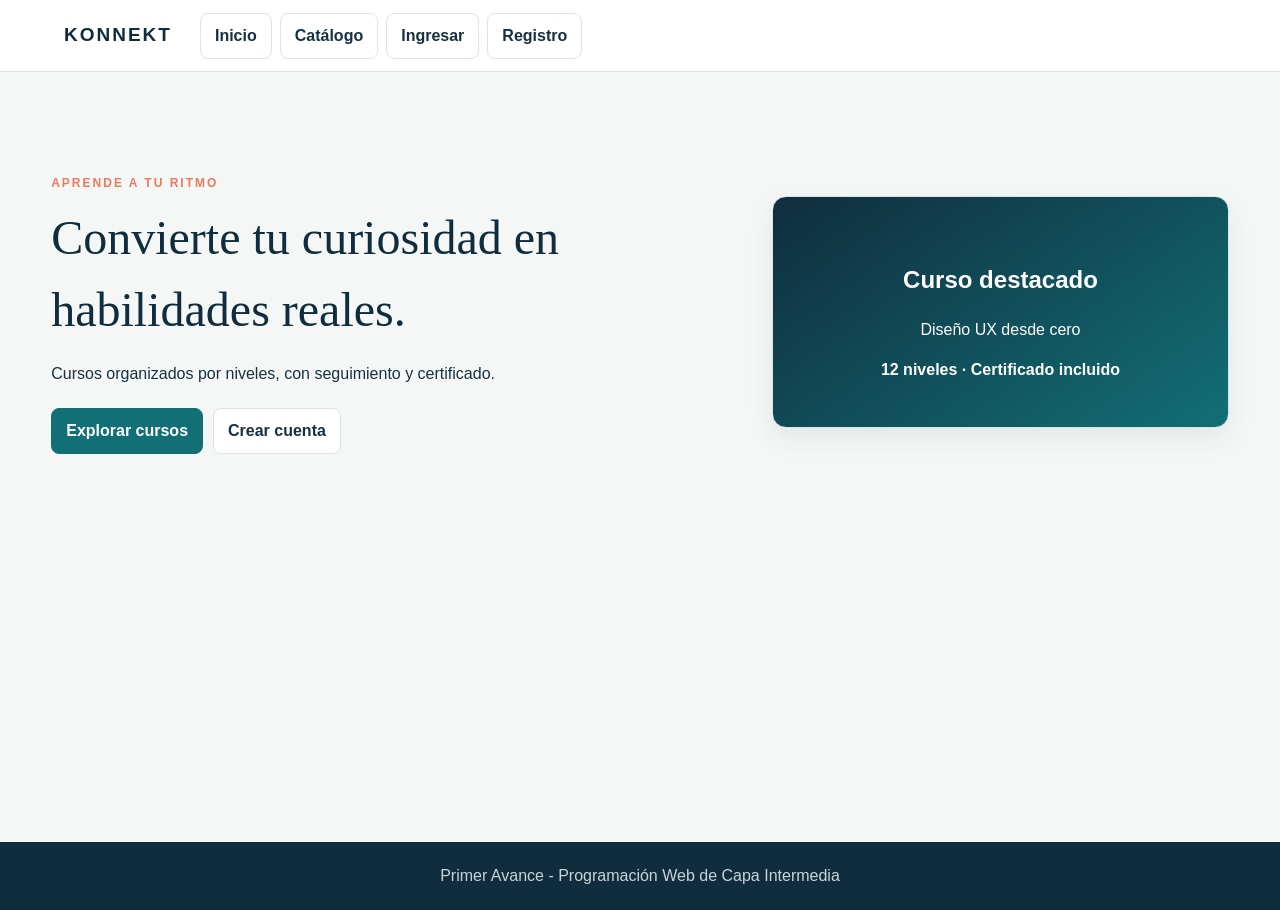
<file: PWCI_PrimerAvance 1/proyecto-html/index.html>
<!DOCTYPE html>
<html lang="es">
<head>
  <meta charset="UTF-8">
  <meta name="viewport" content="width=device-width, initial-scale=1.0">
  <title>Inicio | KONNEKT</title>
  <link rel="stylesheet" href="css/estilos.css">
</head>
<body>
  <header class="encabezado">
    <a class="marca" href="index.html">KONNEKT
</a>
    <nav aria-label="Navegación principal">
        <a href="index.html">Inicio</a>
        <a href="paginas/publicas/catalogo.html">Catálogo</a>
        <a href="paginas/auth/login.html">Ingresar</a>
        <a href="paginas/auth/registro.html">Registro</a>
    </nav>
  </header>

  <main>
    <section class="pagina hero">
      <div>
        <span class="etiqueta">APRENDE A TU RITMO</span>
        <h1>Convierte tu curiosidad en habilidades reales.</h1>
        <p>Cursos organizados por niveles, con seguimiento y certificado.</p>
        <div class="acciones">
          <a class="boton" href="paginas/publicas/catalogo.html">Explorar cursos</a>
          <a class="boton-secundario" href="paginas/auth/registro.html">Crear cuenta</a>
        </div>
      </div>
      <div class="hero-visual">
        <h2>Curso destacado</h2>
        <p>Diseño UX desde cero</p>
        <strong>12 niveles · Certificado incluido</strong>
      </div>
    </section>
  </main>

  <div id="mensaje" class="mensaje" role="status" aria-live="polite">
</div>

  <footer>Primer Avance - Programación Web de Capa Intermedia</footer>
  
</body>
</html>
</file>
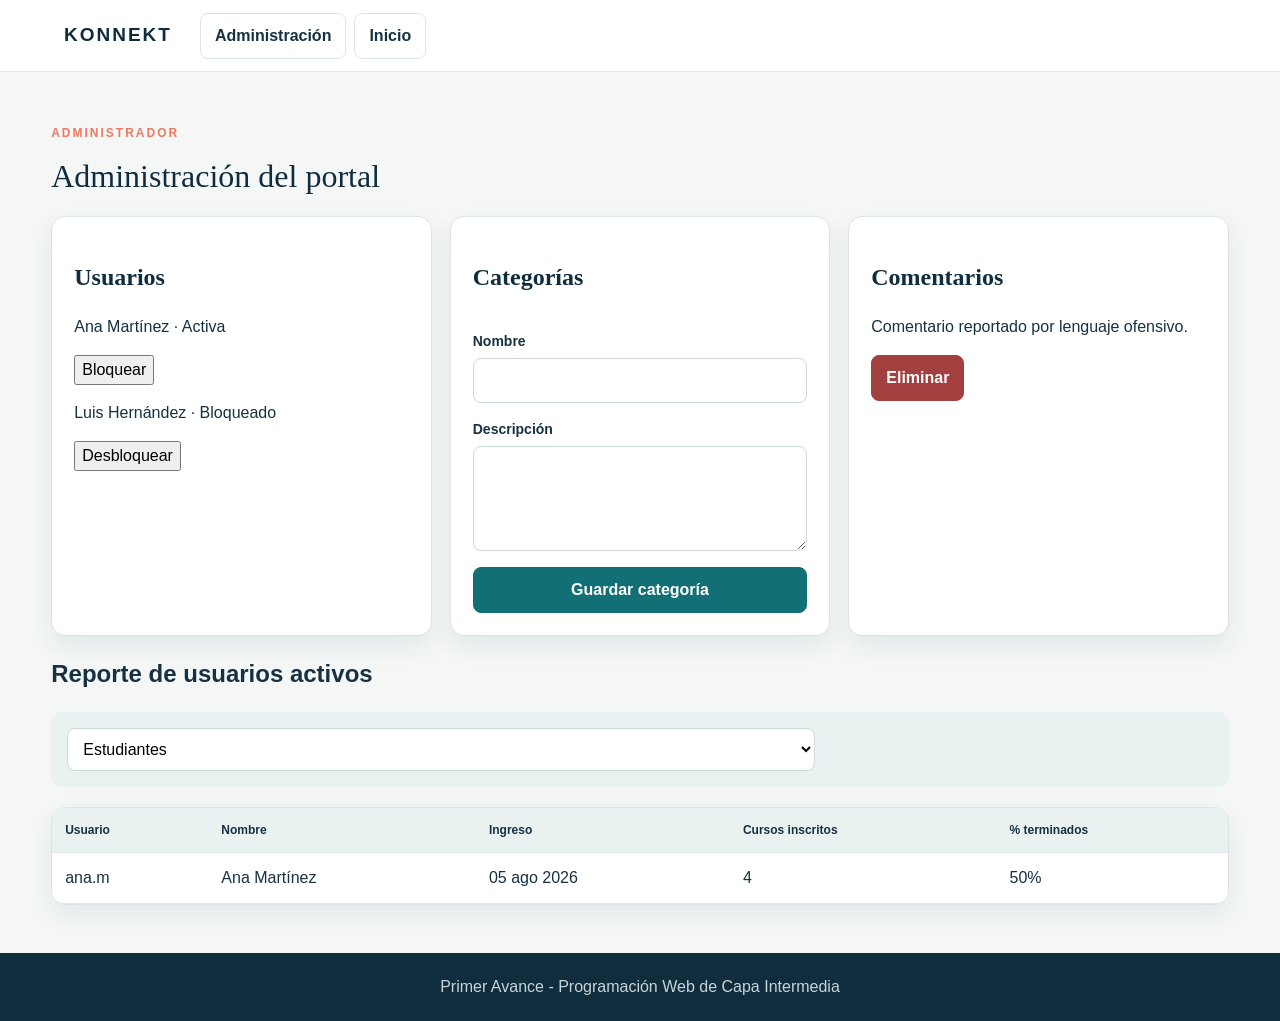
<file: PWCI_PrimerAvance 1/proyecto-html/paginas/administrador/panel.html>
<!DOCTYPE html>
<html lang="es">
<head>
  <meta charset="UTF-8">
  <meta name="viewport" content="width=device-width, initial-scale=1.0">
  <title>Administración | KONNEKT</title>
  <link rel="stylesheet" href="../../css/estilos.css">
</head>
<body>
  <header class="encabezado">
    <a class="marca" href="../../index.html">KONNEKT</a>
    <nav aria-label="Navegación principal">
      <a href="panel.html">Administración</a>
      <a href="../../index.html">Inicio</a>
    </nav>
  </header>
  <main>
    <section class="pagina">
      <div class="titulo"><span class="etiqueta">ADMINISTRADOR</span><h1>Administración del portal</h1></div>
      <div class="rejilla">
        <article class="panel"><h2>Usuarios</h2><p>Ana Martínez · Activa</p><button data-mensaje="Usuario bloqueado.">Bloquear</button><p>Luis Hernández · Bloqueado</p><button data-mensaje="Usuario desbloqueado.">Desbloquear</button></article>
        <form class="panel formulario"><h2>Categorías</h2><label class="campo">Nombre<input required></label><label class="campo">Descripción<textarea required></textarea></label><button class="boton">Guardar categoría</button></form>
        <article class="panel"><h2>Comentarios</h2><p>Comentario reportado por lenguaje ofensivo.</p><button class="boton-peligro" data-mensaje="Comentario eliminado y causa registrada.">Eliminar</button></article>
      </div>
      <h2>Reporte de usuarios activos</h2><div class="filtros"><select><option>Estudiantes</option><option>Instructores</option></select></div>
      <div class="tabla-contenedor"><table><thead><tr><th>Usuario</th><th>Nombre</th><th>Ingreso</th><th>Cursos inscritos</th><th>% terminados</th></tr></thead><tbody><tr><td>ana.m</td><td>Ana Martínez</td><td>05 ago 2026</td><td>4</td><td>50%</td></tr></tbody></table></div>
    </section>
  </main>
  <div id="mensaje" class="mensaje" role="status" aria-live="polite"></div>
  <footer>Primer Avance - Programación Web de Capa Intermedia</footer>
  <script src="../../js/formularios.js"></script>
</body>
</html>
</file>
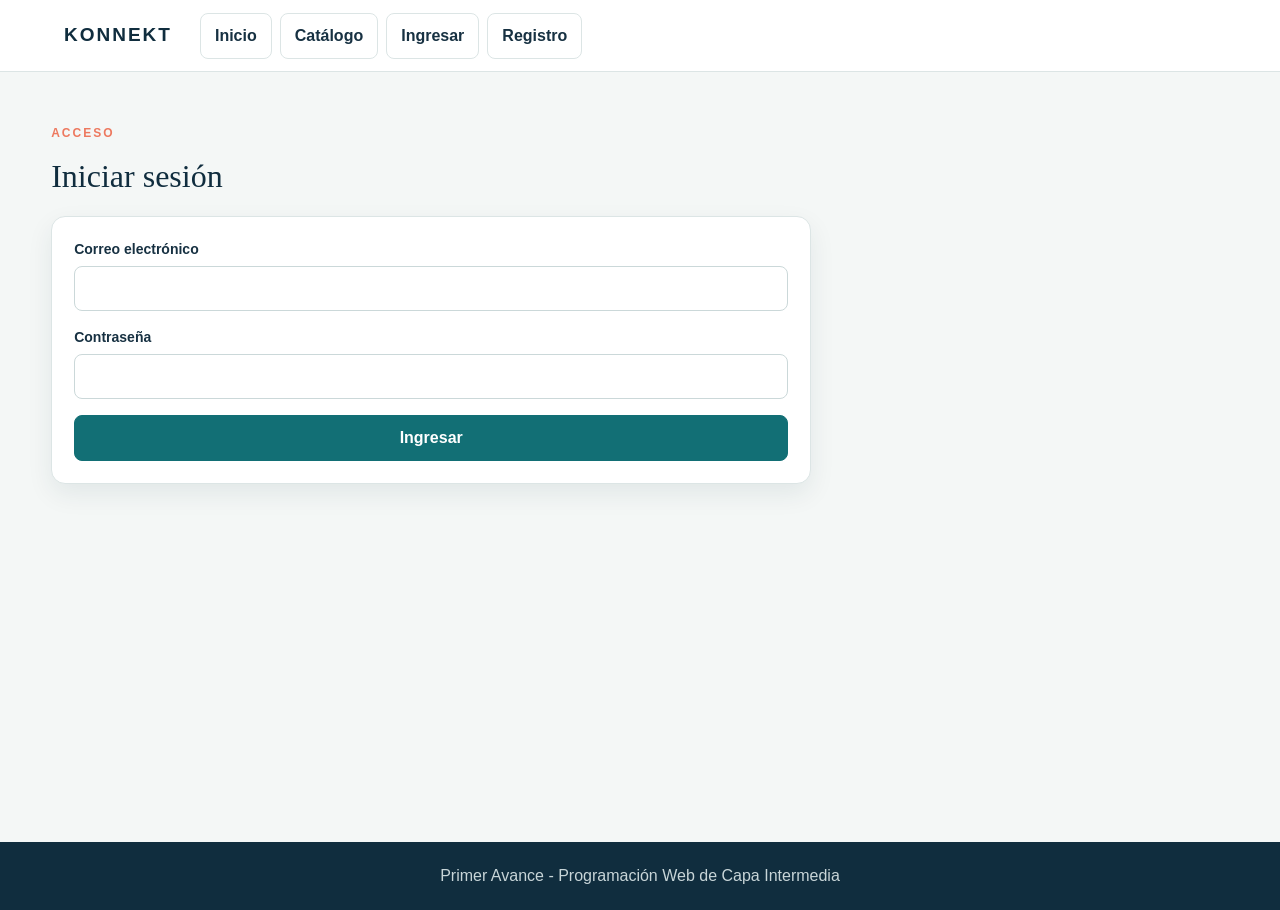
<file: PWCI_PrimerAvance 1/proyecto-html/paginas/auth/login.html>
<!DOCTYPE html>
<html lang="es">
<head>
  <meta charset="UTF-8">
  <meta name="viewport" content="width=device-width, initial-scale=1.0">
  <title>Ingresar | KONNEKT</title>
  <link rel="stylesheet" href="../../css/estilos.css">
</head>
<body>
  <header class="encabezado">
    <a class="marca" href="../../index.html">KONNEKT
</a>
    <nav aria-label="Navegación principal">
        <a href="../../index.html">Inicio</a>
        <a href="../publicas/catalogo.html">Catálogo</a>
        <a href="../auth/login.html">Ingresar</a>
        <a href="../auth/registro.html">Registro</a>
    </nav>
  </header>

  <main>
    <section class="pagina">
      <div class="titulo">
      <span class="etiqueta">ACCESO</span>
      <h1>Iniciar sesión</h1>
      
    </div>
      <form class="panel formulario" data-destino="../estudiante/kardex.html">
        <label class="campo">Correo electrónico<input type="email" required>
</label>
        <label class="campo">Contraseña<input type="password" required>
</label>
        <button class="boton">Ingresar</button>
      </form>
    </section>
  </main>

  <div id="mensaje" class="mensaje" role="status" aria-live="polite">
</div>

  <footer>Primer Avance - Programación Web de Capa Intermedia</footer>
  <script src="../../js/formularios.js">
</script>
</body>
</html>
</file>
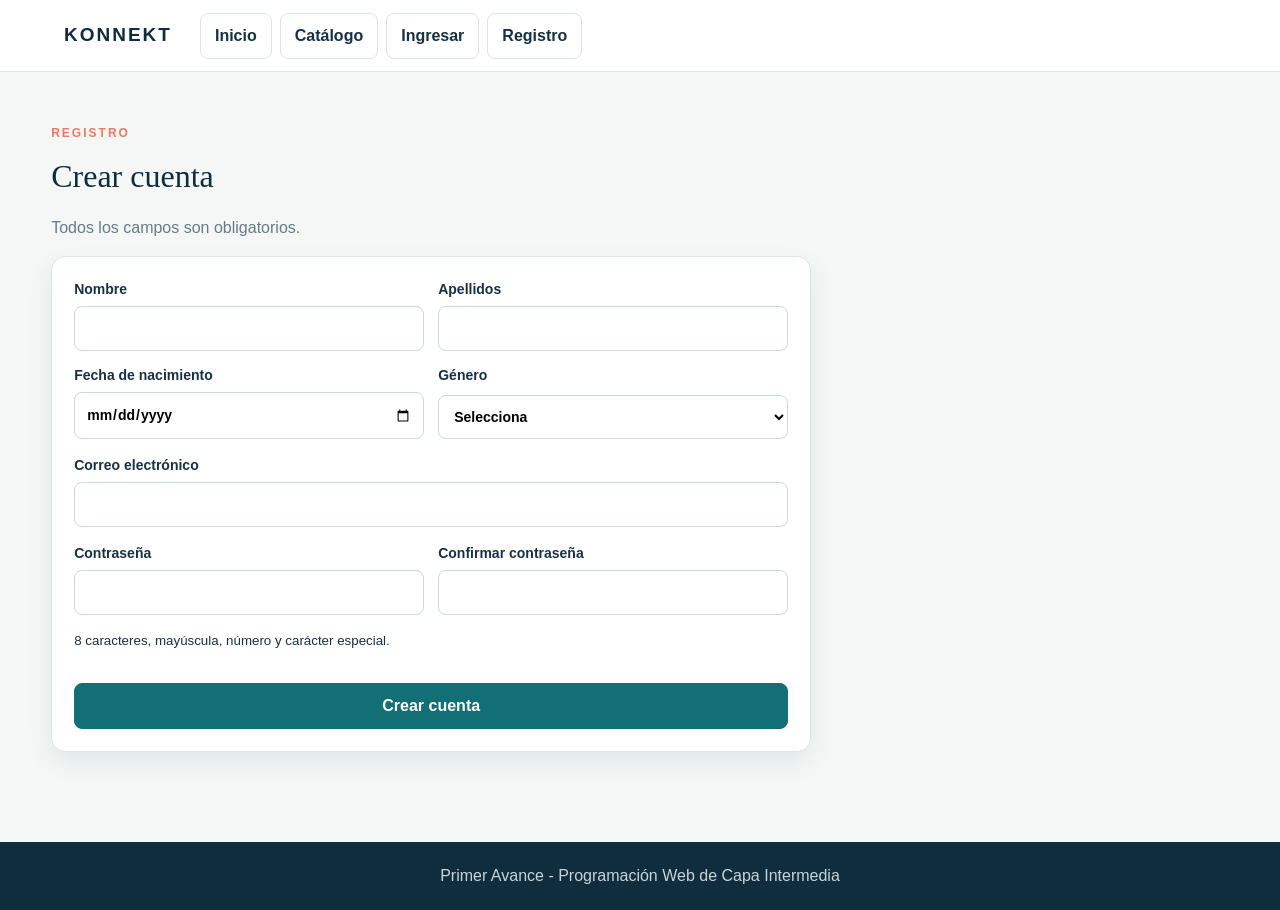
<file: PWCI_PrimerAvance 1/proyecto-html/paginas/auth/registro.html>
<!DOCTYPE html>
<html lang="es">
<head>
  <meta charset="UTF-8">
  <meta name="viewport" content="width=device-width, initial-scale=1.0">
  <title>Registro | KONNEKT</title>
  <link rel="stylesheet" href="../../css/estilos.css">
</head>
<body>
  <header class="encabezado">
    <a class="marca" href="../../index.html">KONNEKT
</a>
    <nav aria-label="Navegación principal">
        <a href="../../index.html">Inicio</a>
        <a href="../publicas/catalogo.html">Catálogo</a>
        <a href="../auth/login.html">Ingresar</a>
        <a href="../auth/registro.html">Registro</a>
    </nav>
  </header>

  <main>
    <section class="pagina">
      <div class="titulo">
      <span class="etiqueta">REGISTRO</span>
      <h1>Crear cuenta</h1>
      <p class="muted">Todos los campos son obligatorios.</p>
    </div>
      <form id="registro" class="panel formulario" novalidate>
        <div class="dos-columnas">
          <label class="campo">Nombre<input name="nombre" required>
</label>
          <label class="campo">Apellidos<input name="apellidos" required>
</label>
          <label class="campo">Fecha de nacimiento<input name="nacimiento" type="date" required>
</label>
          <label class="campo">Género<select name="genero" required>
<option value="">Selecciona</option>
<option>Femenino</option>
<option>Masculino</option>
<option>Otro</option>
</select>
</label>
        </div>
        <label class="campo">Correo electrónico<input name="correo" type="email" required>
</label>
        <div class="dos-columnas">
          <label class="campo">Contraseña<input name="password" type="password" required>
</label>
          <label class="campo">Confirmar contraseña<input name="confirmar" type="password" required>
</label>
        </div>
        <small>8 caracteres, mayúscula, número y carácter especial.</small>
        <div id="errores">
</div>
        <button class="boton">Crear cuenta</button>
      </form>
    </section>
  </main>

  <div id="mensaje" class="mensaje" role="status" aria-live="polite">
</div>

  <footer>Primer Avance - Programación Web de Capa Intermedia</footer>
  <script src="../../js/validaciones.js">
</script>
</body>
</html>
</file>
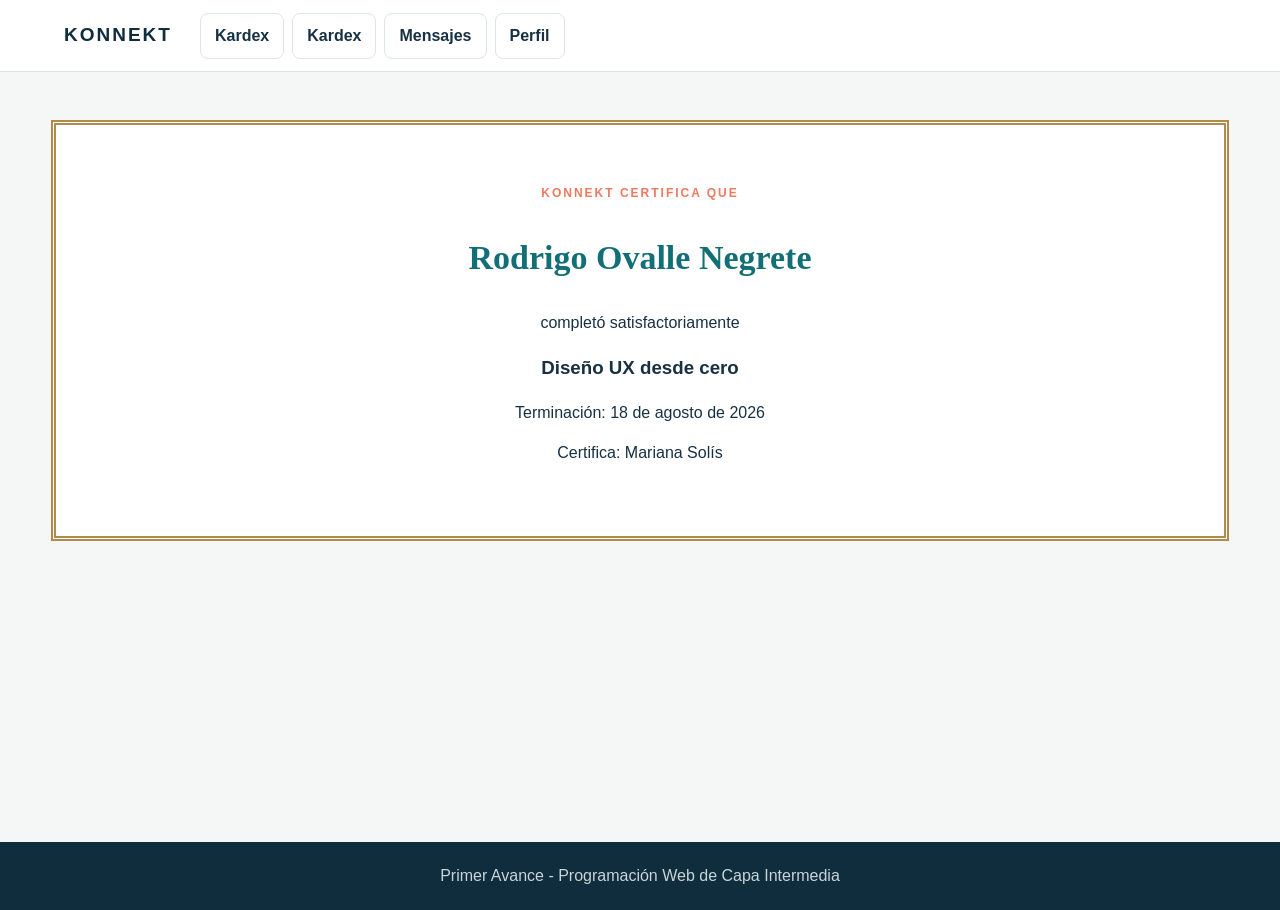
<file: PWCI_PrimerAvance 1/proyecto-html/paginas/estudiante/certificado.html>
<!DOCTYPE html>
<html lang="es">
<head>
  <meta charset="UTF-8">
  <meta name="viewport" content="width=device-width, initial-scale=1.0">
  <title>Certificado | KONNEKT</title>
  <link rel="stylesheet" href="../../css/estilos.css">
</head>
<body>
  <header class="encabezado">
    <a class="marca" href="../../index.html">KONNEKT
</a>
    <nav aria-label="Navegación principal">
        <a href="kardex.html">Kardex</a>
        <a href="kardex.html">Kardex</a>
        <a href="mensajes.html">Mensajes</a>
        <a href="perfil.html">Perfil</a>
    </nav>
  </header>

  <main>
<section class="pagina">
<article class="certificado">
<span class="etiqueta">KONNEKT CERTIFICA QUE</span>
<h2>Rodrigo Ovalle Negrete</h2>
<p>completó satisfactoriamente</p>
<h3>Diseño UX desde cero</h3>
<p>Terminación: 18 de agosto de 2026</p>
<p>Certifica: Mariana Solís</p>
</article>
</section>
  </main>

  <div id="mensaje" class="mensaje" role="status" aria-live="polite">
</div>

  <footer>Primer Avance - Programación Web de Capa Intermedia</footer>
  
</body>
</html>
</file>
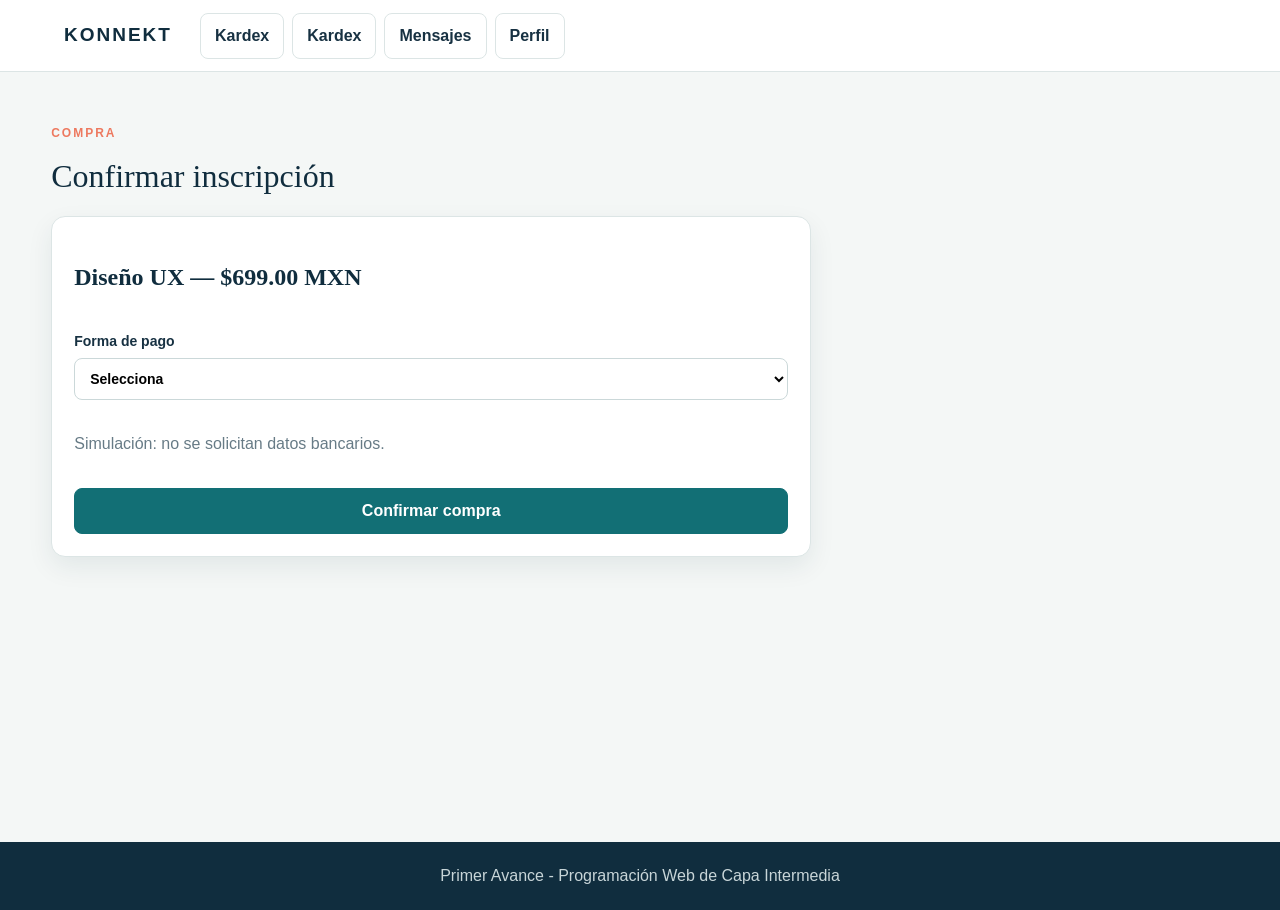
<file: PWCI_PrimerAvance 1/proyecto-html/paginas/estudiante/compra.html>
<!DOCTYPE html>
<html lang="es">
<head>
  <meta charset="UTF-8">
  <meta name="viewport" content="width=device-width, initial-scale=1.0">
  <title>Compra | KONNEKT</title>
  <link rel="stylesheet" href="../../css/estilos.css">
</head>
<body>
  <header class="encabezado">
    <a class="marca" href="../../index.html">KONNEKT
</a>
    <nav aria-label="Navegación principal">
        <a href="kardex.html">Kardex</a>
        <a href="kardex.html">Kardex</a>
        <a href="mensajes.html">Mensajes</a>
        <a href="perfil.html">Perfil</a>
    </nav>
  </header>

  <main>
<section class="pagina">
<div class="titulo">
      <span class="etiqueta">COMPRA</span>
      <h1>Confirmar inscripción</h1>
      
    </div>
<form class="panel formulario" data-destino="kardex.html">
<h2>Diseño UX — $699.00 MXN</h2>
<label class="campo">Forma de pago<select required>
<option value="">Selecciona</option>
<option>Tarjeta</option>
<option>PayPal</option>
</select>
</label>
<p class="muted">Simulación: no se solicitan datos bancarios.</p>
<button class="boton">Confirmar compra</button>
</form>
</section>
  </main>

  <div id="mensaje" class="mensaje" role="status" aria-live="polite">
</div>

  <footer>Primer Avance - Programación Web de Capa Intermedia</footer>
  <script src="../../js/formularios.js">
</script>
</body>
</html>
</file>
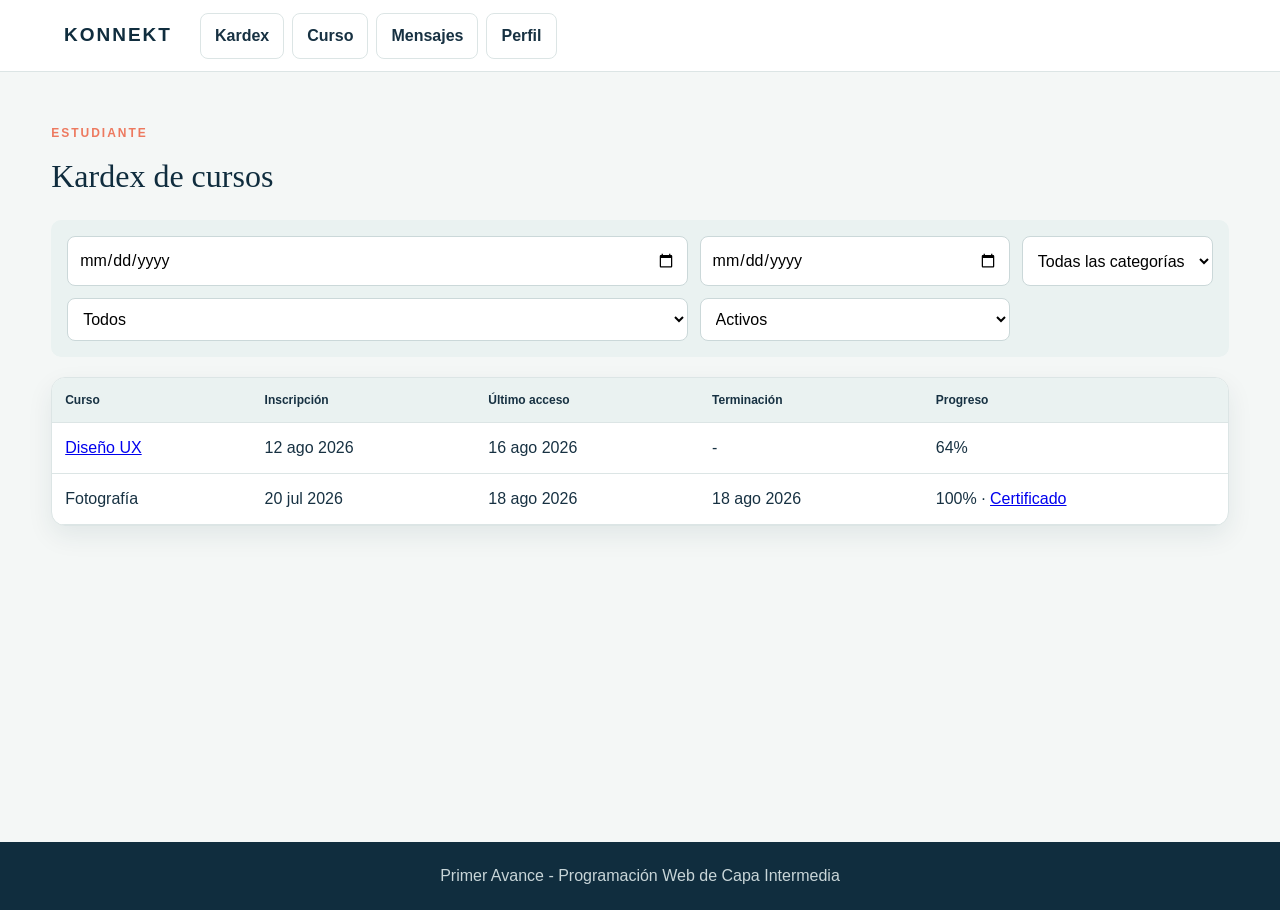
<file: PWCI_PrimerAvance 1/proyecto-html/paginas/estudiante/kardex.html>
<!DOCTYPE html>
<html lang="es">
<head>
  <meta charset="UTF-8">
  <meta name="viewport" content="width=device-width, initial-scale=1.0">
  <title>Kardex del estudiante | KONNEKT</title>
  <link rel="stylesheet" href="../../css/estilos.css">
</head>
<body>
  <header class="encabezado">
    <a class="marca" href="../../index.html">KONNEKT</a>
    <nav aria-label="Navegación principal">
      <a href="kardex.html">Kardex</a>
      <a href="leccion.html">Curso</a>
      <a href="mensajes.html">Mensajes</a>
      <a href="perfil.html">Perfil</a>
    </nav>
  </header>
  <main>
    <section class="pagina">
      <div class="titulo"><span class="etiqueta">ESTUDIANTE</span><h1>Kardex de cursos</h1></div>
      <div class="filtros">
        <input type="date" aria-label="Fecha inicial">
        <input type="date" aria-label="Fecha final">
        <select aria-label="Categoría"><option>Todas las categorías</option><option>Diseño</option></select>
        <select aria-label="Terminados"><option>Todos</option><option>Terminados</option></select>
        <select aria-label="Estado"><option>Activos</option><option>Todos</option></select>
      </div>
      <div class="tabla-contenedor"><table>
        <thead><tr><th>Curso</th><th>Inscripción</th><th>Último acceso</th><th>Terminación</th><th>Progreso</th></tr></thead>
        <tbody>
          <tr><td><a href="leccion.html">Diseño UX</a></td><td>12 ago 2026</td><td>16 ago 2026</td><td>-</td><td>64%</td></tr>
          <tr><td>Fotografía</td><td>20 jul 2026</td><td>18 ago 2026</td><td>18 ago 2026</td><td>100% · <a href="certificado.html">Certificado</a></td></tr>
        </tbody>
      </table></div>
    </section>
  </main>
  <div id="mensaje" class="mensaje" role="status" aria-live="polite"></div>
  <footer>Primer Avance - Programación Web de Capa Intermedia</footer>
  <script src="../../js/formularios.js"></script>
</body>
</html>
</file>
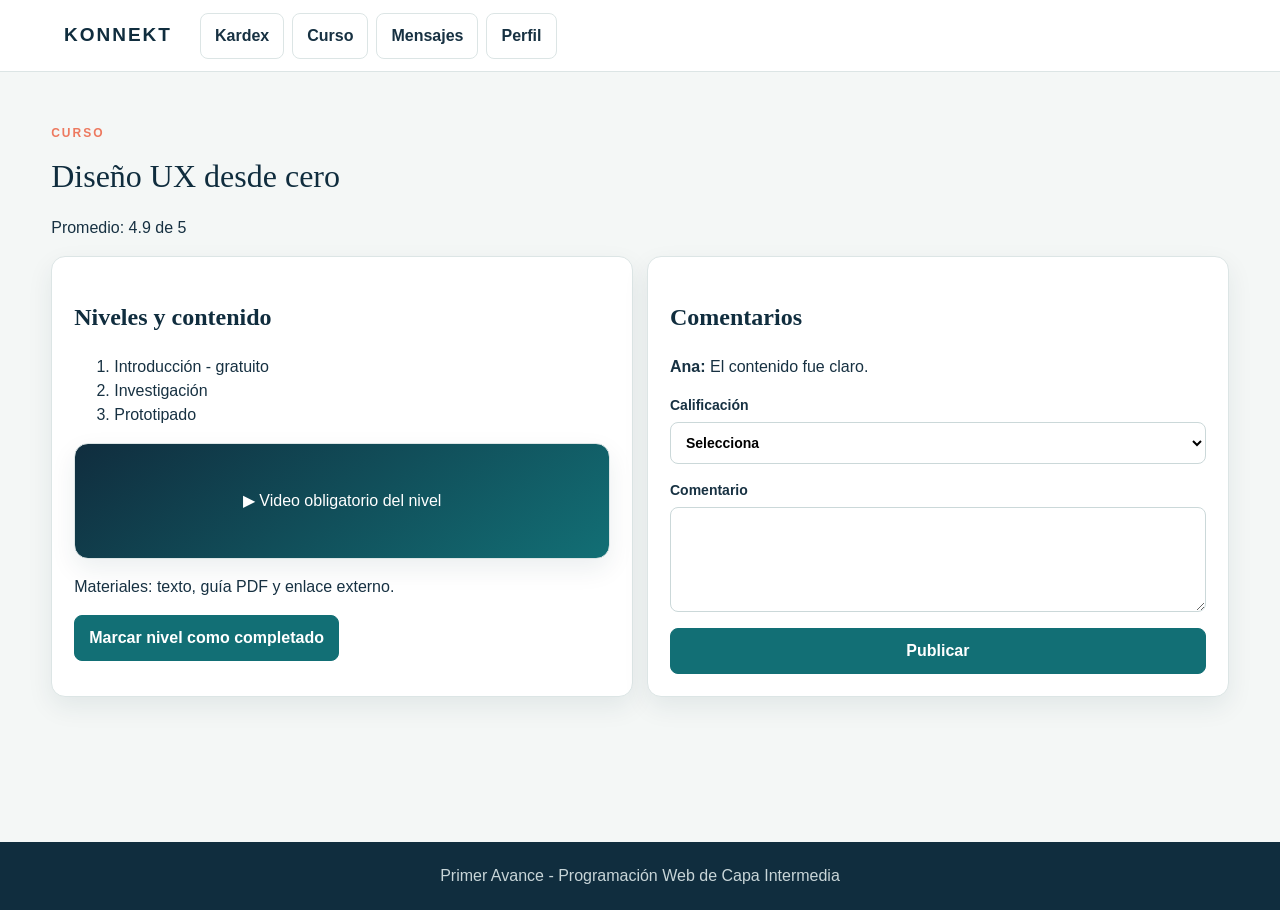
<file: PWCI_PrimerAvance 1/proyecto-html/paginas/estudiante/leccion.html>
<!DOCTYPE html>
<html lang="es">
<head>
  <meta charset="UTF-8">
  <meta name="viewport" content="width=device-width, initial-scale=1.0">
  <title>Curso y avance | KONNEKT</title>
  <link rel="stylesheet" href="../../css/estilos.css">
</head>
<body>
  <header class="encabezado">
    <a class="marca" href="../../index.html">KONNEKT</a>
    <nav aria-label="Navegación principal">
      <a href="kardex.html">Kardex</a>
      <a href="leccion.html">Curso</a>
      <a href="mensajes.html">Mensajes</a>
      <a href="perfil.html">Perfil</a>
    </nav>
  </header>
  <main>
    <section class="pagina">
      <div class="titulo"><span class="etiqueta">CURSO</span><h1>Diseño UX desde cero</h1><p>Promedio: 4.9 de 5</p></div>
      <div class="dos-columnas">
        <article class="panel">
          <h2>Niveles y contenido</h2>
          <ol><li>Introducción - gratuito</li><li>Investigación</li><li>Prototipado</li></ol>
          <div class="hero-visual">▶ Video obligatorio del nivel</div>
          <p>Materiales: texto, guía PDF y enlace externo.</p>
          <button class="boton" data-mensaje="Avance registrado.">Marcar nivel como completado</button>
        </article>
        <aside class="panel">
          <h2>Comentarios</h2><p><strong>Ana:</strong> El contenido fue claro.</p>
          <form class="formulario"><label class="campo">Calificación<select required><option value="">Selecciona</option><option>5</option><option>4</option></select></label><label class="campo">Comentario<textarea required></textarea></label><button class="boton">Publicar</button></form>
        </aside>
      </div>
    </section>
  </main>
  <div id="mensaje" class="mensaje" role="status" aria-live="polite"></div>
  <footer>Primer Avance - Programación Web de Capa Intermedia</footer>
  <script src="../../js/formularios.js"></script>
</body>
</html>
</file>
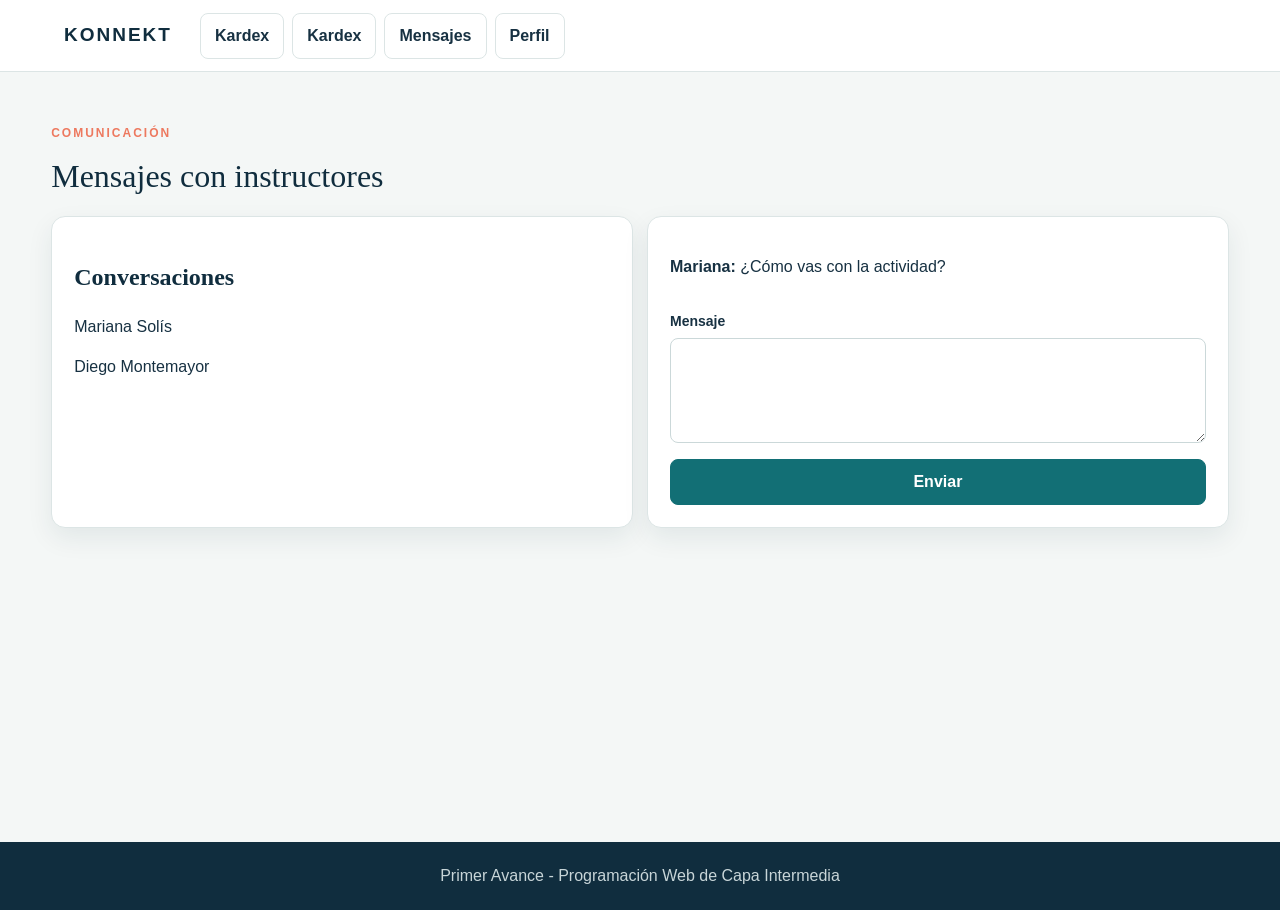
<file: PWCI_PrimerAvance 1/proyecto-html/paginas/estudiante/mensajes.html>
<!DOCTYPE html>
<html lang="es">
<head>
  <meta charset="UTF-8">
  <meta name="viewport" content="width=device-width, initial-scale=1.0">
  <title>Mensajes | KONNEKT</title>
  <link rel="stylesheet" href="../../css/estilos.css">
</head>
<body>
  <header class="encabezado">
    <a class="marca" href="../../index.html">KONNEKT
</a>
    <nav aria-label="Navegación principal">
        <a href="kardex.html">Kardex</a>
        <a href="kardex.html">Kardex</a>
        <a href="mensajes.html">Mensajes</a>
        <a href="perfil.html">Perfil</a>
    </nav>
  </header>

  <main>
<section class="pagina">
<div class="titulo">
      <span class="etiqueta">COMUNICACIÓN</span>
      <h1>Mensajes con instructores</h1>
      
    </div>
<div class="dos-columnas">
<aside class="panel">
<h2>Conversaciones</h2>
<p>Mariana Solís</p>
<p>Diego Montemayor</p>
</aside>
<form class="panel formulario">
<p>
<strong>Mariana:</strong> ¿Cómo vas con la actividad?</p>
<label class="campo">Mensaje<textarea maxlength="500" required>
</textarea>
</label>
<button class="boton">Enviar</button>
</form>
</div>
</section>
  </main>

  <div id="mensaje" class="mensaje" role="status" aria-live="polite">
</div>

  <footer>Primer Avance - Programación Web de Capa Intermedia</footer>
  <script src="../../js/formularios.js">
</script>
</body>
</html>
</file>
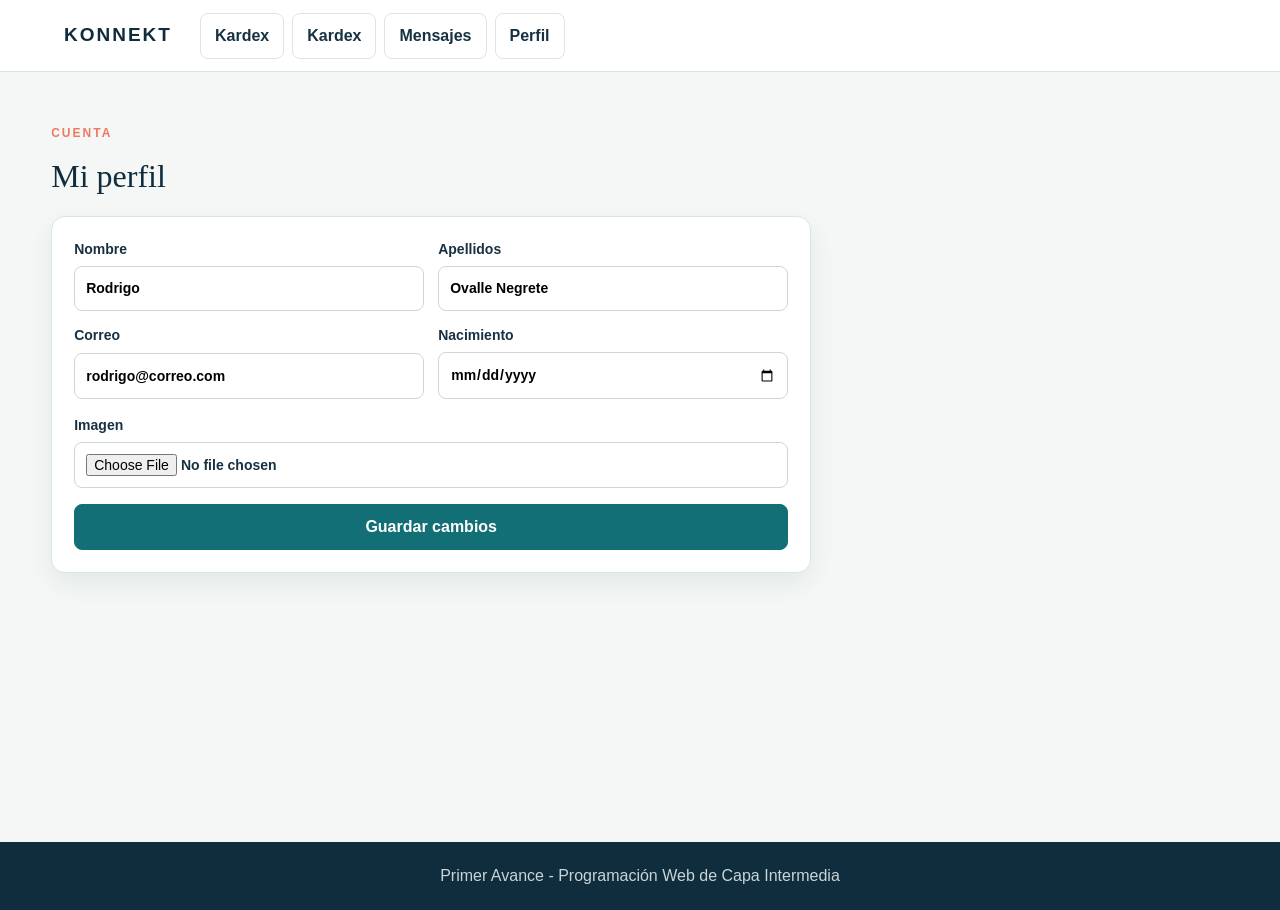
<file: PWCI_PrimerAvance 1/proyecto-html/paginas/estudiante/perfil.html>
<!DOCTYPE html>
<html lang="es">
<head>
  <meta charset="UTF-8">
  <meta name="viewport" content="width=device-width, initial-scale=1.0">
  <title>Perfil | KONNEKT</title>
  <link rel="stylesheet" href="../../css/estilos.css">
</head>
<body>
  <header class="encabezado">
    <a class="marca" href="../../index.html">KONNEKT
</a>
    <nav aria-label="Navegación principal">
        <a href="kardex.html">Kardex</a>
        <a href="kardex.html">Kardex</a>
        <a href="mensajes.html">Mensajes</a>
        <a href="perfil.html">Perfil</a>
    </nav>
  </header>

  <main>
<section class="pagina">
<div class="titulo">
      <span class="etiqueta">CUENTA</span>
      <h1>Mi perfil</h1>
      
    </div>
<form class="panel formulario">
<div class="dos-columnas">
<label class="campo">Nombre<input value="Rodrigo" required>
</label>
<label class="campo">Apellidos<input value="Ovalle Negrete" required>
</label>
<label class="campo">Correo<input type="email" value="rodrigo@correo.com" required>
</label>
<label class="campo">Nacimiento<input type="date" required>
</label>
</div>
<label class="campo">Imagen<input type="file" accept="image/png,image/jpeg">
</label>
<button class="boton">Guardar cambios</button>
</form>
</section>
  </main>

  <div id="mensaje" class="mensaje" role="status" aria-live="polite">
</div>

  <footer>Primer Avance - Programación Web de Capa Intermedia</footer>
  <script src="../../js/formularios.js">
</script>
</body>
</html>
</file>
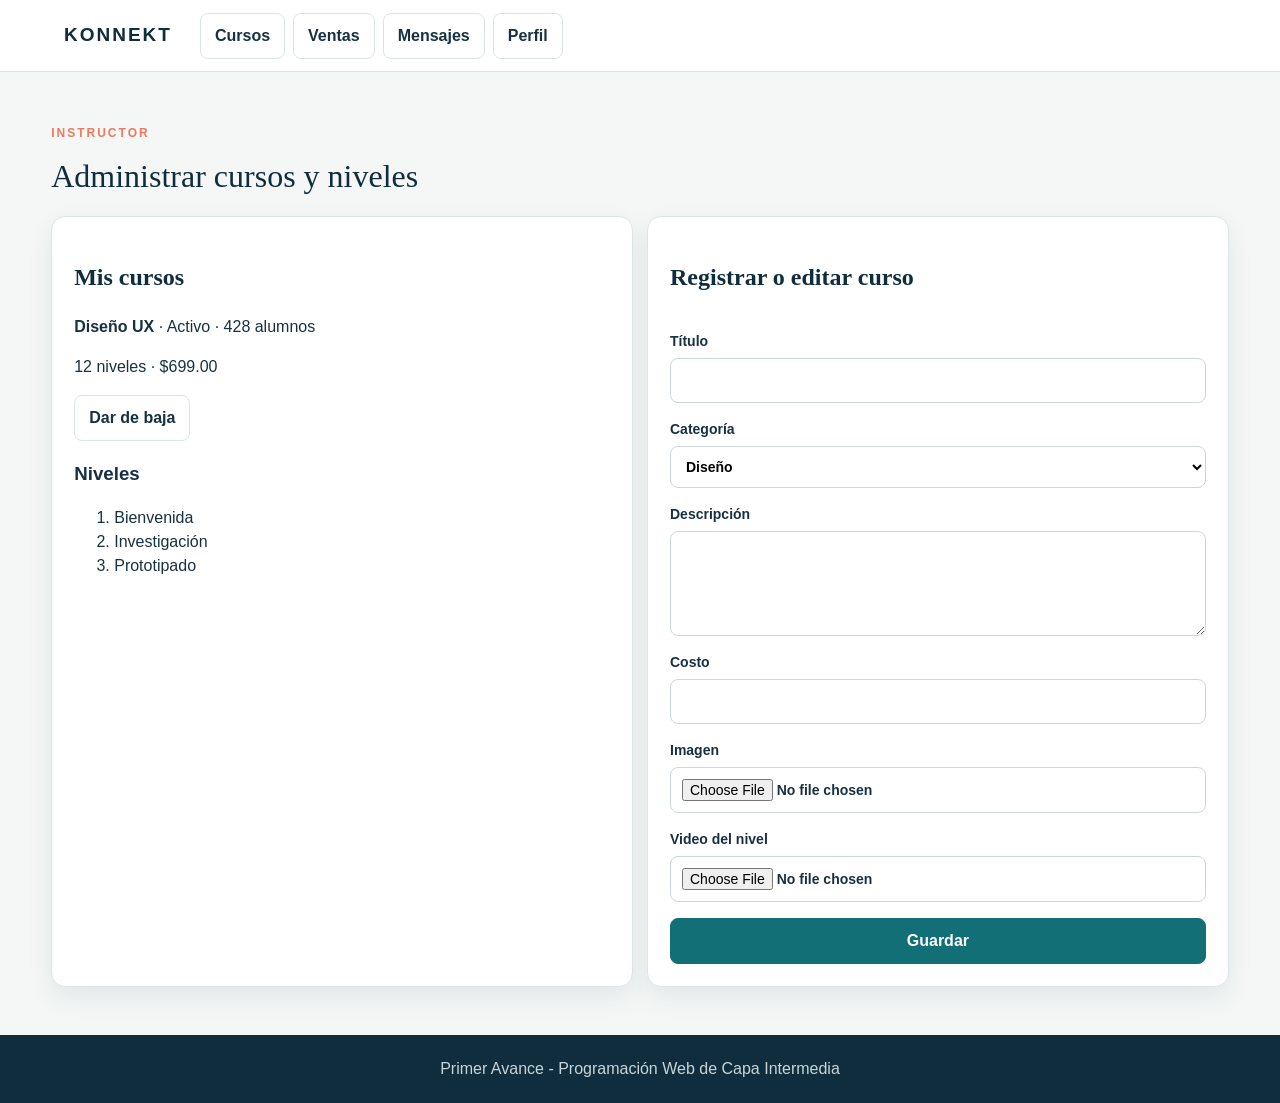
<file: PWCI_PrimerAvance 1/proyecto-html/paginas/instructor/cursos.html>
<!DOCTYPE html>
<html lang="es">
<head>
  <meta charset="UTF-8">
  <meta name="viewport" content="width=device-width, initial-scale=1.0">
  <title>Cursos del instructor | KONNEKT</title>
  <link rel="stylesheet" href="../../css/estilos.css">
</head>
<body>
  <header class="encabezado">
    <a class="marca" href="../../index.html">KONNEKT</a>
    <nav aria-label="Navegación principal">
      <a href="cursos.html">Cursos</a>
      <a href="ventas.html">Ventas</a>
      <a href="../estudiante/mensajes.html">Mensajes</a>
      <a href="../estudiante/perfil.html">Perfil</a>
    </nav>
  </header>
  <main>
    <section class="pagina">
      <div class="titulo"><span class="etiqueta">INSTRUCTOR</span><h1>Administrar cursos y niveles</h1></div>
      <div class="dos-columnas">
        <article class="panel"><h2>Mis cursos</h2><p><strong>Diseño UX</strong> · Activo · 428 alumnos</p><p>12 niveles · $699.00</p><button class="boton-secundario" data-mensaje="Curso dado de baja de forma lógica.">Dar de baja</button><h3>Niveles</h3><ol><li>Bienvenida</li><li>Investigación</li><li>Prototipado</li></ol></article>
        <form class="panel formulario"><h2>Registrar o editar curso</h2><label class="campo">Título<input required></label><label class="campo">Categoría<select required><option>Diseño</option><option>Programación</option></select></label><label class="campo">Descripción<textarea required></textarea></label><label class="campo">Costo<input type="number" min="0" required></label><label class="campo">Imagen<input type="file" accept="image/*" required></label><label class="campo">Video del nivel<input type="file" accept="video/*" required></label><button class="boton">Guardar</button></form>
      </div>
    </section>
  </main>
  <div id="mensaje" class="mensaje" role="status" aria-live="polite"></div>
  <footer>Primer Avance - Programación Web de Capa Intermedia</footer>
  <script src="../../js/formularios.js"></script>
</body>
</html>
</file>
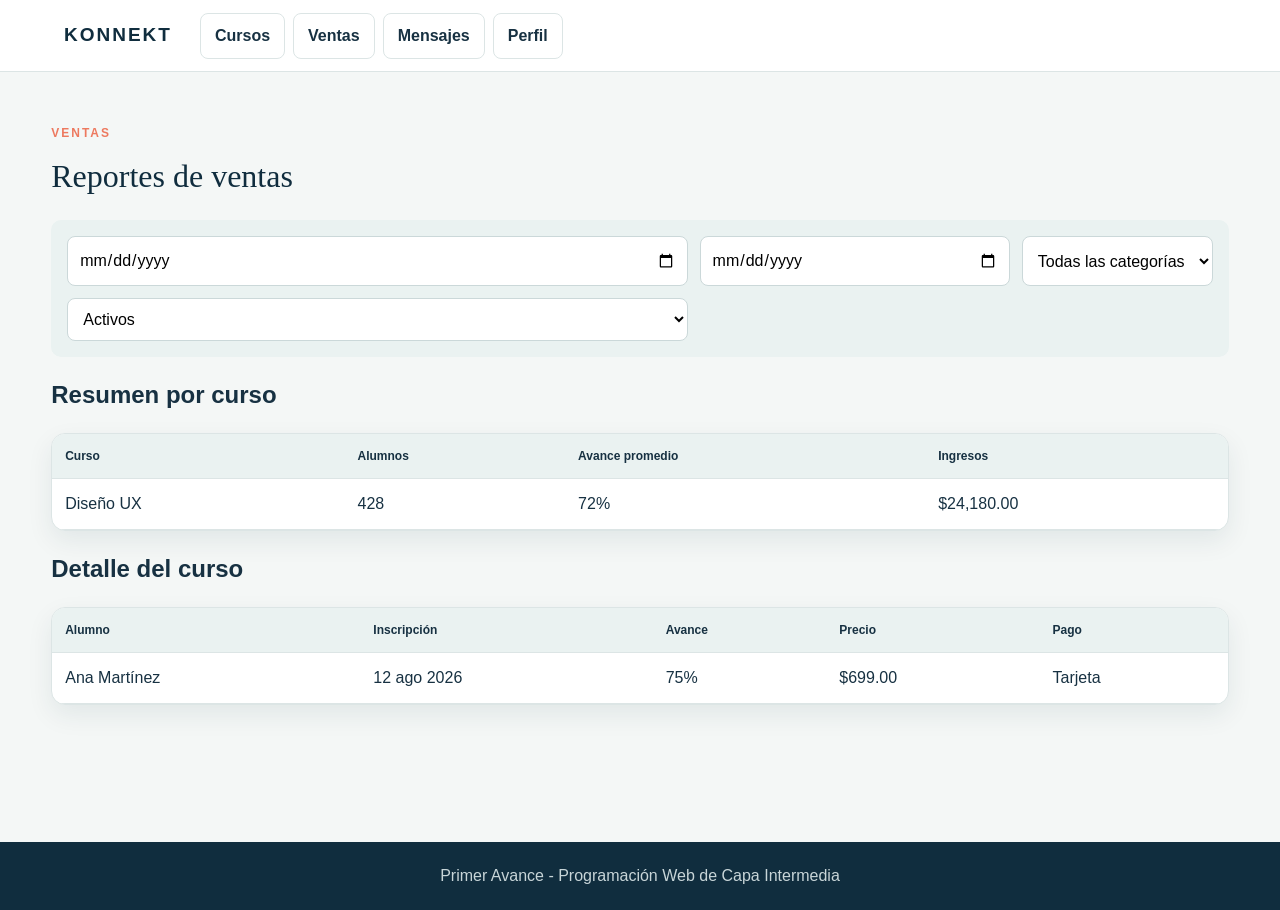
<file: PWCI_PrimerAvance 1/proyecto-html/paginas/instructor/ventas.html>
<!DOCTYPE html>
<html lang="es">
<head>
  <meta charset="UTF-8">
  <meta name="viewport" content="width=device-width, initial-scale=1.0">
  <title>Ventas del instructor | KONNEKT</title>
  <link rel="stylesheet" href="../../css/estilos.css">
</head>
<body>
  <header class="encabezado">
    <a class="marca" href="../../index.html">KONNEKT</a>
    <nav aria-label="Navegación principal">
      <a href="cursos.html">Cursos</a>
      <a href="ventas.html">Ventas</a>
      <a href="../estudiante/mensajes.html">Mensajes</a>
      <a href="../estudiante/perfil.html">Perfil</a>
    </nav>
  </header>
  <main>
    <section class="pagina">
      <div class="titulo"><span class="etiqueta">VENTAS</span><h1>Reportes de ventas</h1></div>
      <div class="filtros"><input type="date"><input type="date"><select><option>Todas las categorías</option></select><select><option>Activos</option><option>Todos</option></select></div>
      <h2>Resumen por curso</h2><div class="tabla-contenedor"><table><thead><tr><th>Curso</th><th>Alumnos</th><th>Avance promedio</th><th>Ingresos</th></tr></thead><tbody><tr><td>Diseño UX</td><td>428</td><td>72%</td><td>$24,180.00</td></tr></tbody></table></div>
      <h2>Detalle del curso</h2><div class="tabla-contenedor"><table><thead><tr><th>Alumno</th><th>Inscripción</th><th>Avance</th><th>Precio</th><th>Pago</th></tr></thead><tbody><tr><td>Ana Martínez</td><td>12 ago 2026</td><td>75%</td><td>$699.00</td><td>Tarjeta</td></tr></tbody></table></div>
    </section>
  </main>
  <div id="mensaje" class="mensaje" role="status" aria-live="polite"></div>
  <footer>Primer Avance - Programación Web de Capa Intermedia</footer>
  
</body>
</html>
</file>
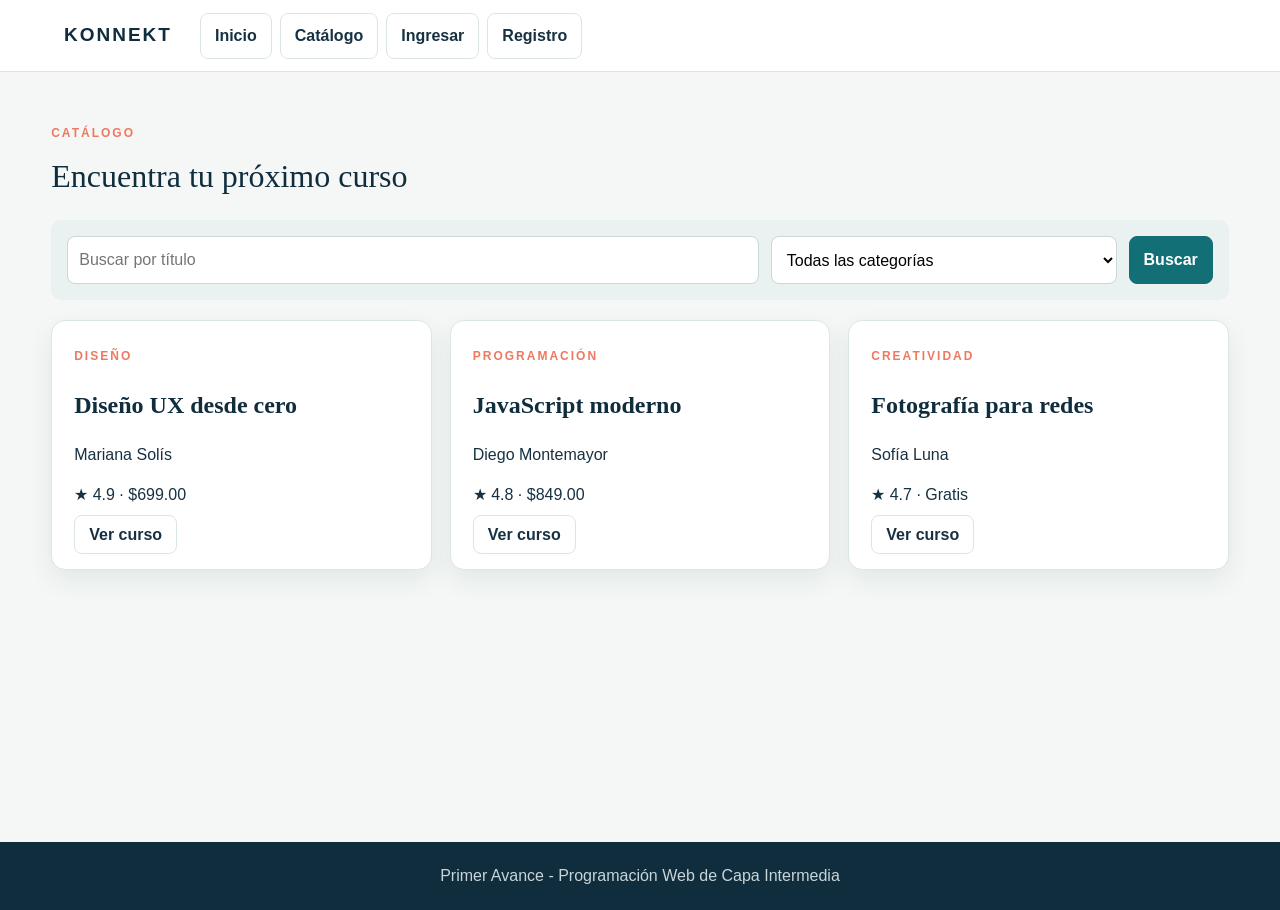
<file: PWCI_PrimerAvance 1/proyecto-html/paginas/publicas/catalogo.html>
<!DOCTYPE html>
<html lang="es">
<head>
  <meta charset="UTF-8">
  <meta name="viewport" content="width=device-width, initial-scale=1.0">
  <title>Catálogo | KONNEKT</title>
  <link rel="stylesheet" href="../../css/estilos.css">
</head>
<body>
  <header class="encabezado">
    <a class="marca" href="../../index.html">KONNEKT
</a>
    <nav aria-label="Navegación principal">
        <a href="../../index.html">Inicio</a>
        <a href="../publicas/catalogo.html">Catálogo</a>
        <a href="../auth/login.html">Ingresar</a>
        <a href="../auth/registro.html">Registro</a>
    </nav>
  </header>

  <main>
    <section class="pagina">
      <div class="titulo">
      <span class="etiqueta">CATÁLOGO</span>
      <h1>Encuentra tu próximo curso</h1>
      
    </div>
      <div class="filtros">
        <input id="buscar" type="search" placeholder="Buscar por título">
        <select id="categoria">
          <option value="todas">Todas las categorías</option>
          <option value="diseño">Diseño</option>
          <option value="programación">Programación</option>
          <option value="creatividad">Creatividad</option>
        </select>
        <button class="boton" id="filtrar">Buscar</button>
      </div>
      <div class="rejilla" id="cursos">
        <article class="tarjeta" data-titulo="diseño ux desde cero" data-categoria="diseño">
          <span class="etiqueta">DISEÑO</span>
<h2>Diseño UX desde cero</h2>
<p>Mariana Solís</p>
<p>★ 4.9 · $699.00</p>
          <a class="boton-secundario" href="detalle-curso.html">Ver curso</a>
        </article>
        <article class="tarjeta" data-titulo="javascript moderno" data-categoria="programación">
          <span class="etiqueta">PROGRAMACIÓN</span>
<h2>JavaScript moderno</h2>
<p>Diego Montemayor</p>
<p>★ 4.8 · $849.00</p>
          <a class="boton-secundario" href="detalle-curso.html">Ver curso</a>
        </article>
        <article class="tarjeta" data-titulo="fotografía para redes" data-categoria="creatividad">
          <span class="etiqueta">CREATIVIDAD</span>
<h2>Fotografía para redes</h2>
<p>Sofía Luna</p>
<p>★ 4.7 · Gratis</p>
          <a class="boton-secundario" href="detalle-curso.html">Ver curso</a>
        </article>
      </div>
    </section>
  </main>

  <div id="mensaje" class="mensaje" role="status" aria-live="polite">
</div>

  <footer>Primer Avance - Programación Web de Capa Intermedia</footer>
  <script src="../../js/filtros.js">
</script>
</body>
</html>
</file>
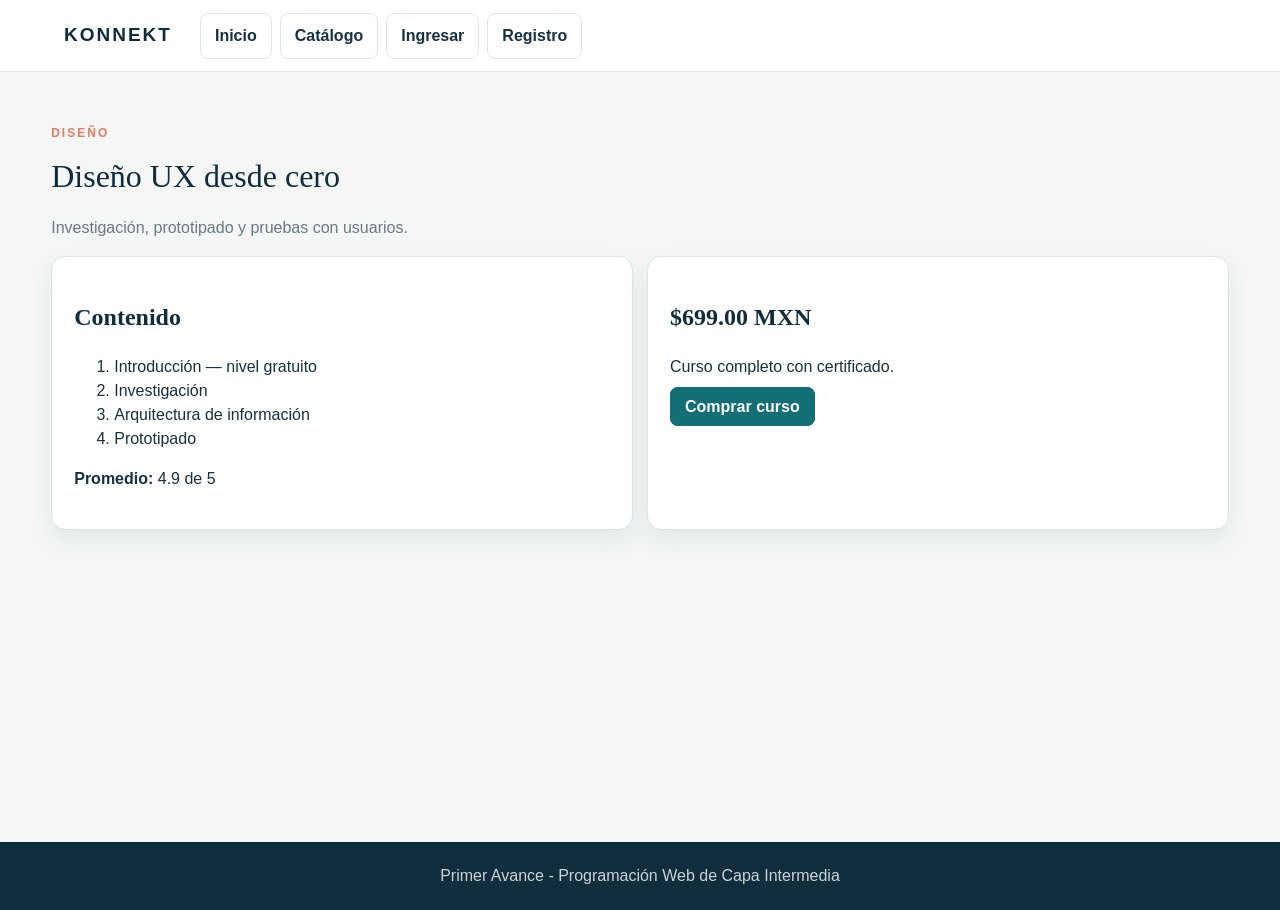
<file: PWCI_PrimerAvance 1/proyecto-html/paginas/publicas/detalle-curso.html>
<!DOCTYPE html>
<html lang="es">
<head>
  <meta charset="UTF-8">
  <meta name="viewport" content="width=device-width, initial-scale=1.0">
  <title>Detalle del curso | KONNEKT</title>
  <link rel="stylesheet" href="../../css/estilos.css">
</head>
<body>
  <header class="encabezado">
    <a class="marca" href="../../index.html">KONNEKT
</a>
    <nav aria-label="Navegación principal">
        <a href="../../index.html">Inicio</a>
        <a href="../publicas/catalogo.html">Catálogo</a>
        <a href="../auth/login.html">Ingresar</a>
        <a href="../auth/registro.html">Registro</a>
    </nav>
  </header>

  <main>
    <section class="pagina">
      <div class="titulo">
      <span class="etiqueta">DISEÑO</span>
      <h1>Diseño UX desde cero</h1>
      <p class="muted">Investigación, prototipado y pruebas con usuarios.</p>
    </div>
      <div class="dos-columnas">
        <article class="panel">
          <h2>Contenido</h2>
          <ol>
<li>Introducción — nivel gratuito</li>
<li>Investigación</li>
<li>Arquitectura de información</li>
<li>Prototipado</li>
</ol>
          <p>
<strong>Promedio:</strong> 4.9 de 5</p>
        </article>
        <aside class="panel">
          <h2>$699.00 MXN</h2>
<p>Curso completo con certificado.</p>
          <a class="boton" href="../estudiante/compra.html">Comprar curso</a>
        </aside>
      </div>
    </section>
  </main>

  <div id="mensaje" class="mensaje" role="status" aria-live="polite">
</div>

  <footer>Primer Avance - Programación Web de Capa Intermedia</footer>
  
</body>
</html>
</file>
<file: PWCI_PrimerAvance 1/proyecto-html/css/estilos.css>
:root {
  --azul: #102d3e;
  --verde: #126f75;
  --coral: #ed795f;
  --dorado: #e6b85f;
  --texto: #173142;
  --secundario: #677b86;
  --borde: #dce5e5;
  --fondo: #f4f7f6;
  --blanco: #ffffff;
  --peligro: #a43f3f;
}

* {
  box-sizing: border-box;
}

body {
  margin: 0;
  color: var(--texto);
  background: var(--fondo);
  font-family: Arial, Helvetica, sans-serif;
  font-size: 16px;
  line-height: 1.5;
}

button,
input,
select,
textarea {
  font: inherit;
}

button {
  cursor: pointer;
}

button:focus-visible,
input:focus-visible,
select:focus-visible,
textarea:focus-visible {
  outline: 3px solid var(--dorado);
  outline-offset: 2px;
}

.encabezado {
  position: sticky;
  top: 0;
  z-index: 10;
  display: flex;
  align-items: center;
  gap: 28px;
  min-height: 72px;
  padding: 10px 5vw;
  border-bottom: 1px solid var(--borde);
  background: var(--blanco);
}

.marca {
  border: 0;
  color: var(--azul);
  background: transparent;
  font-weight: 900;
  letter-spacing: 2px;
  font-size: 19px;
  text-decoration: none;
}

.marca span {
  display: block;
  color: var(--verde);
  font-size: 10px;
}

nav {
  display: flex;
  flex: 1;
  gap: 8px;
  overflow-x: auto;
}

nav a,
.boton,
.boton-secundario,
.boton-peligro {
  padding: 10px 14px;
  border: 1px solid var(--borde);
  border-radius: 8px;
  background: var(--blanco);
  color: var(--texto);
  font-weight: 700;
  text-decoration: none;
}

nav a:hover,
.boton {
  border-color: var(--verde);
  background: var(--verde);
  color: var(--blanco);
}

.boton-peligro {
  border-color: var(--peligro);
  background: var(--peligro);
  color: var(--blanco);
}

.selector-rol {
  display: flex;
  align-items: center;
  gap: 8px;
  color: var(--secundario);
  font-size: 13px;
}

main {
  min-height: calc(100vh - 130px);
}

.pagina {
  width: min(1180px, 92%);
  margin: 0 auto;
  padding: 48px 0;
}

.hero {
  display: grid;
  grid-template-columns: 1.2fr 0.8fr;
  gap: 36px;
  align-items: center;
  min-height: 480px;
}

.hero h1,
.titulo h1 {
  margin: 8px 0 16px;
  color: var(--azul);
  font-family: Georgia, serif;
  font-size: clamp(32px, 4vw, 48px);
  font-weight: 400;
}

.titulo h1 {
  font-size: 32px;
}

.etiqueta {
  color: var(--coral);
  font-size: 12px;
  font-weight: 900;
  letter-spacing: 2px;
}

.hero-visual,
.tarjeta,
.panel,
.tabla-contenedor {
  border: 1px solid var(--borde);
  border-radius: 14px;
  background: var(--blanco);
  box-shadow: 0 10px 26px rgb(16 45 62 / 8%);
}

.hero-visual {
  padding: 45px;
  color: var(--blanco);
  background: linear-gradient(145deg, var(--azul), var(--verde));
  text-align: center;
}

.acciones,
.acciones-formulario {
  display: flex;
  gap: 10px;
  margin-top: 22px;
}

.rejilla {
  display: grid;
  grid-template-columns: repeat(3, 1fr);
  gap: 18px;
}

.tarjeta,
.panel {
  padding: 22px;
}

.tarjeta h2,
.panel h2 {
  color: var(--azul);
  font-family: Georgia, serif;
}

.tarjeta small,
.muted {
  color: var(--secundario);
}

.metricas {
  display: grid;
  grid-template-columns: repeat(4, 1fr);
  gap: 14px;
  margin: 22px 0;
}

.metrica {
  padding: 20px;
  border-radius: 12px;
  background: var(--blanco);
}

.metrica strong,
.metrica span {
  display: block;
}

.metrica strong {
  color: var(--verde);
  font-size: 28px;
}

.formulario {
  display: grid;
  gap: 16px;
  max-width: 760px;
}

.campo {
  display: grid;
  gap: 6px;
  font-size: 14px;
  font-weight: 700;
}

.campo input,
.campo select,
.campo textarea,
.filtros input,
.filtros select {
  width: 100%;
  padding: 11px;
  border: 1px solid #cbd8d9;
  border-radius: 8px;
  background: var(--blanco);
}

.campo textarea {
  min-height: 105px;
  resize: vertical;
}

.dos-columnas {
  display: grid;
  grid-template-columns: 1fr 1fr;
  gap: 14px;
}

.filtros {
  display: grid;
  grid-template-columns: 2fr 1fr auto;
  gap: 12px;
  margin: 20px 0;
  padding: 16px;
  border-radius: 10px;
  background: #eaf2f1;
}

.tabla-contenedor {
  overflow-x: auto;
}

table {
  width: 100%;
  border-collapse: collapse;
}

th,
td {
  padding: 13px;
  border-bottom: 1px solid var(--borde);
  text-align: left;
}

th {
  background: #eaf2f1;
  font-size: 12px;
}

.progreso {
  height: 8px;
  border-radius: 10px;
  background: #e1e8e8;
}

.progreso span {
  display: block;
  height: 100%;
  border-radius: inherit;
  background: var(--coral);
}

.certificado {
  padding: 55px;
  border: 5px double #b28b4c;
  background: var(--blanco);
  text-align: center;
}

.certificado h2 {
  color: var(--verde);
  font-family: Georgia, serif;
  font-size: 34px;
}

.errores {
  padding: 12px;
  border: 1px solid #e4b7b7;
  border-radius: 8px;
  color: var(--peligro);
  background: #fff1f1;
}

.mensaje {
  position: fixed;
  right: 20px;
  bottom: 20px;
  display: none;
  max-width: 380px;
  padding: 14px 18px;
  border-radius: 9px;
  background: var(--azul);
  color: var(--blanco);
}

.mensaje.visible {
  display: block;
}

footer {
  padding: 22px;
  background: var(--azul);
  color: #c8d5d8;
  text-align: center;
}

@media (max-width: 800px) {
  .encabezado {
    flex-wrap: wrap;
  }

  nav {
    order: 3;
    width: 100%;
  }

  .hero,
  .rejilla,
  .metricas,
  .dos-columnas,
  .filtros {
    grid-template-columns: 1fr;
  }

  .hero {
    padding-top: 20px;
  }

  .certificado {
    padding: 25px 12px;
  }
}
</file>
